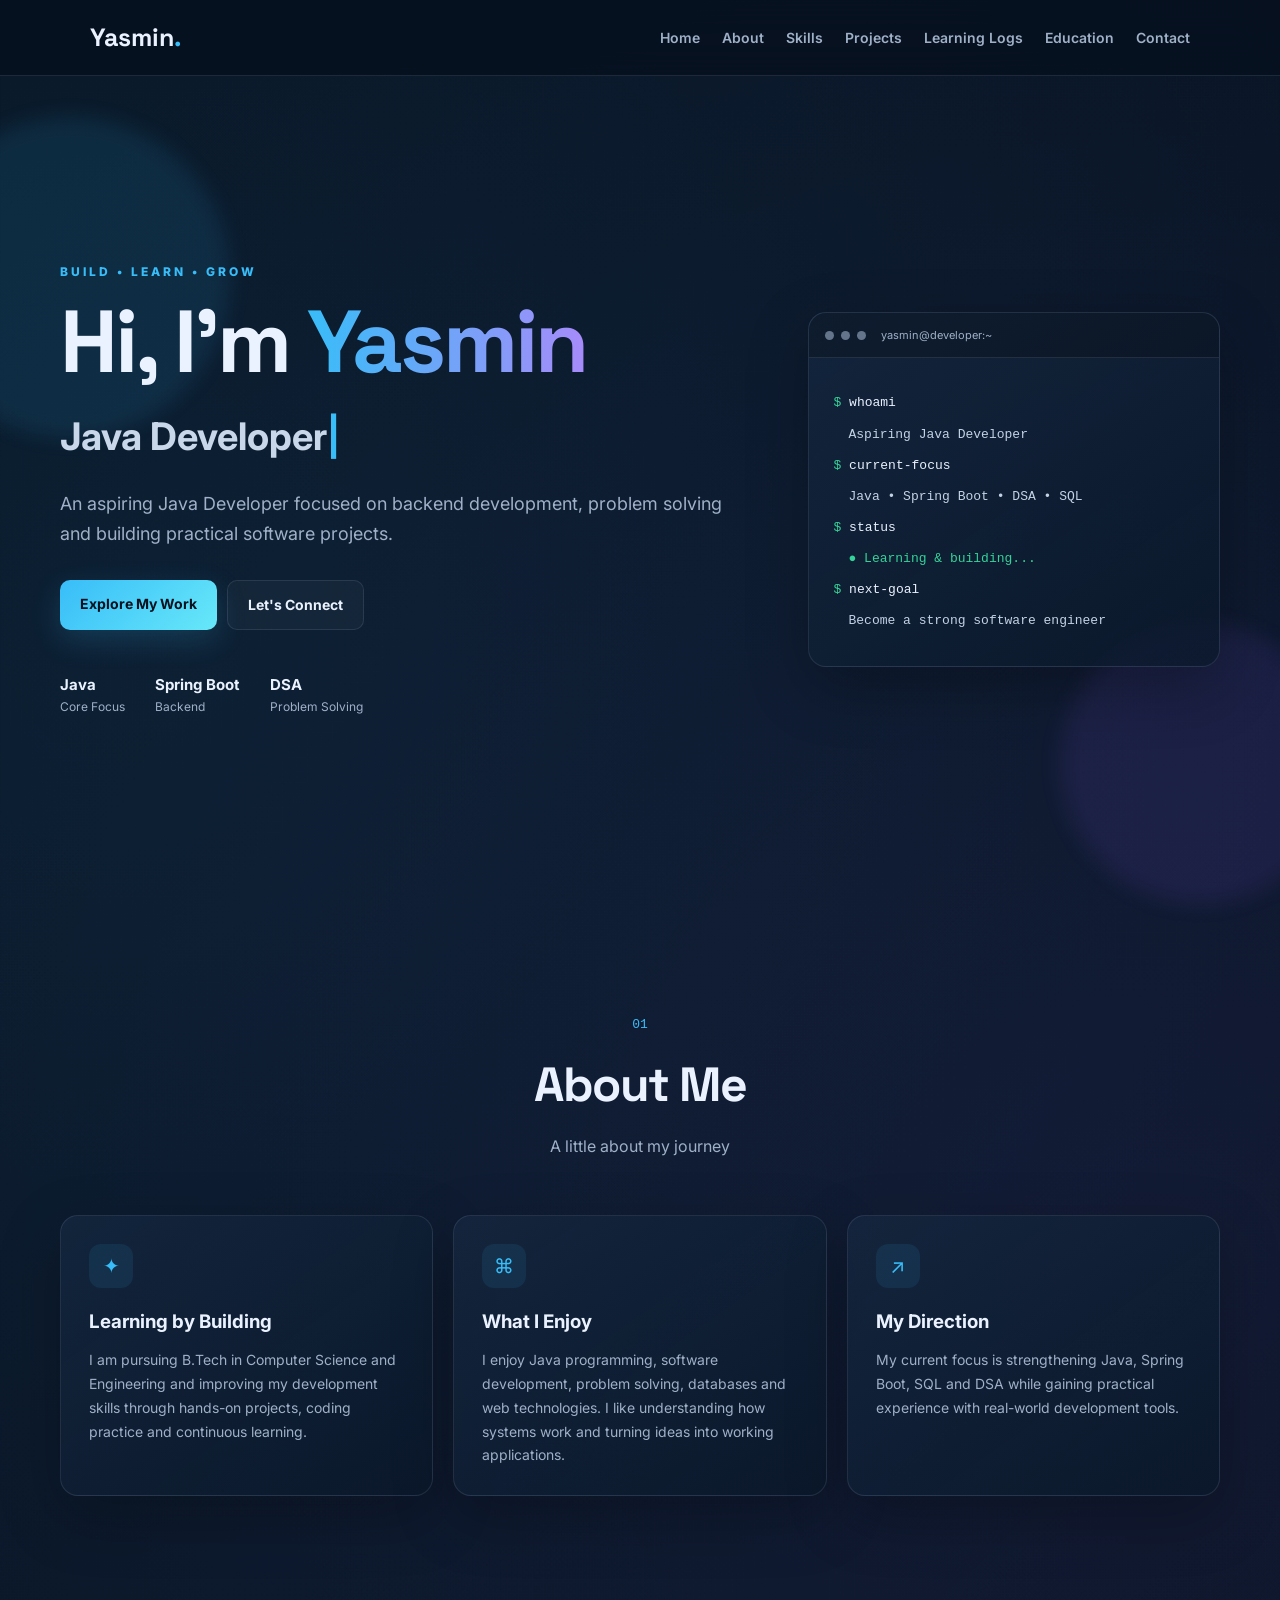
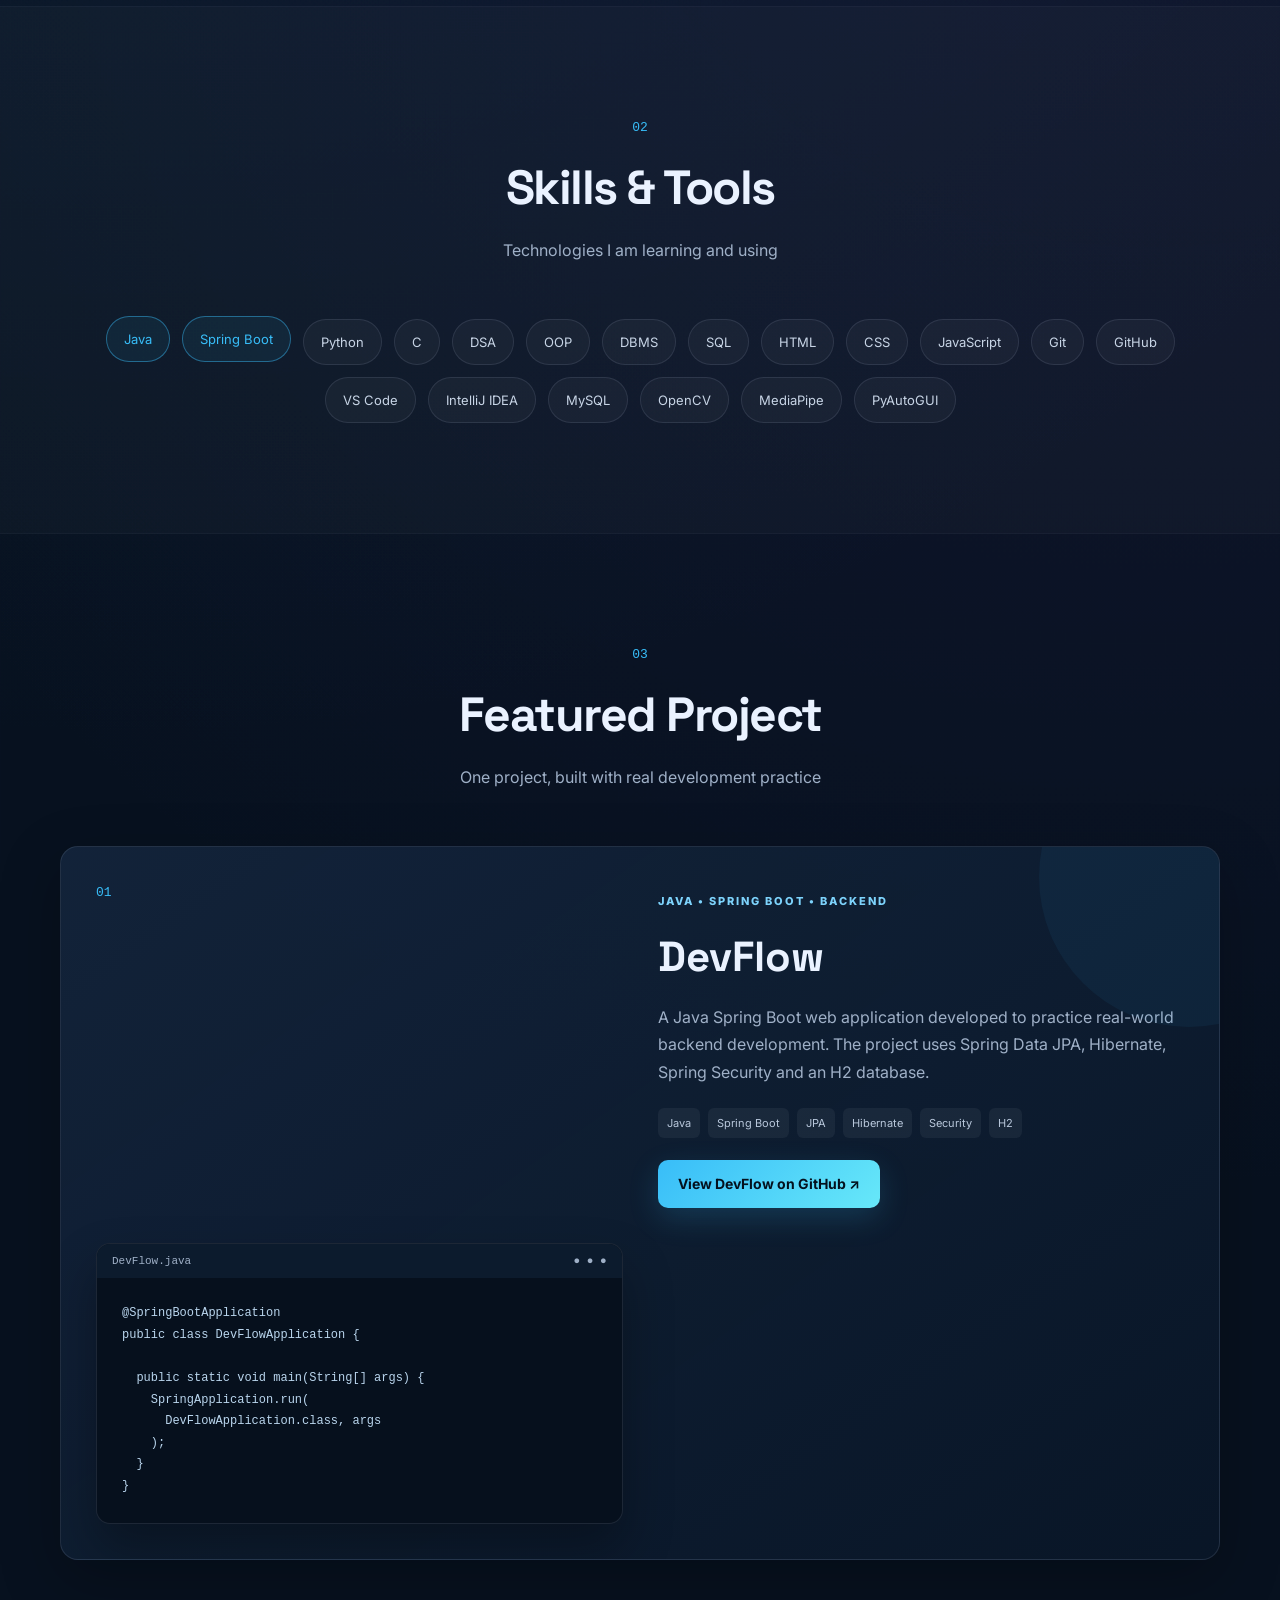
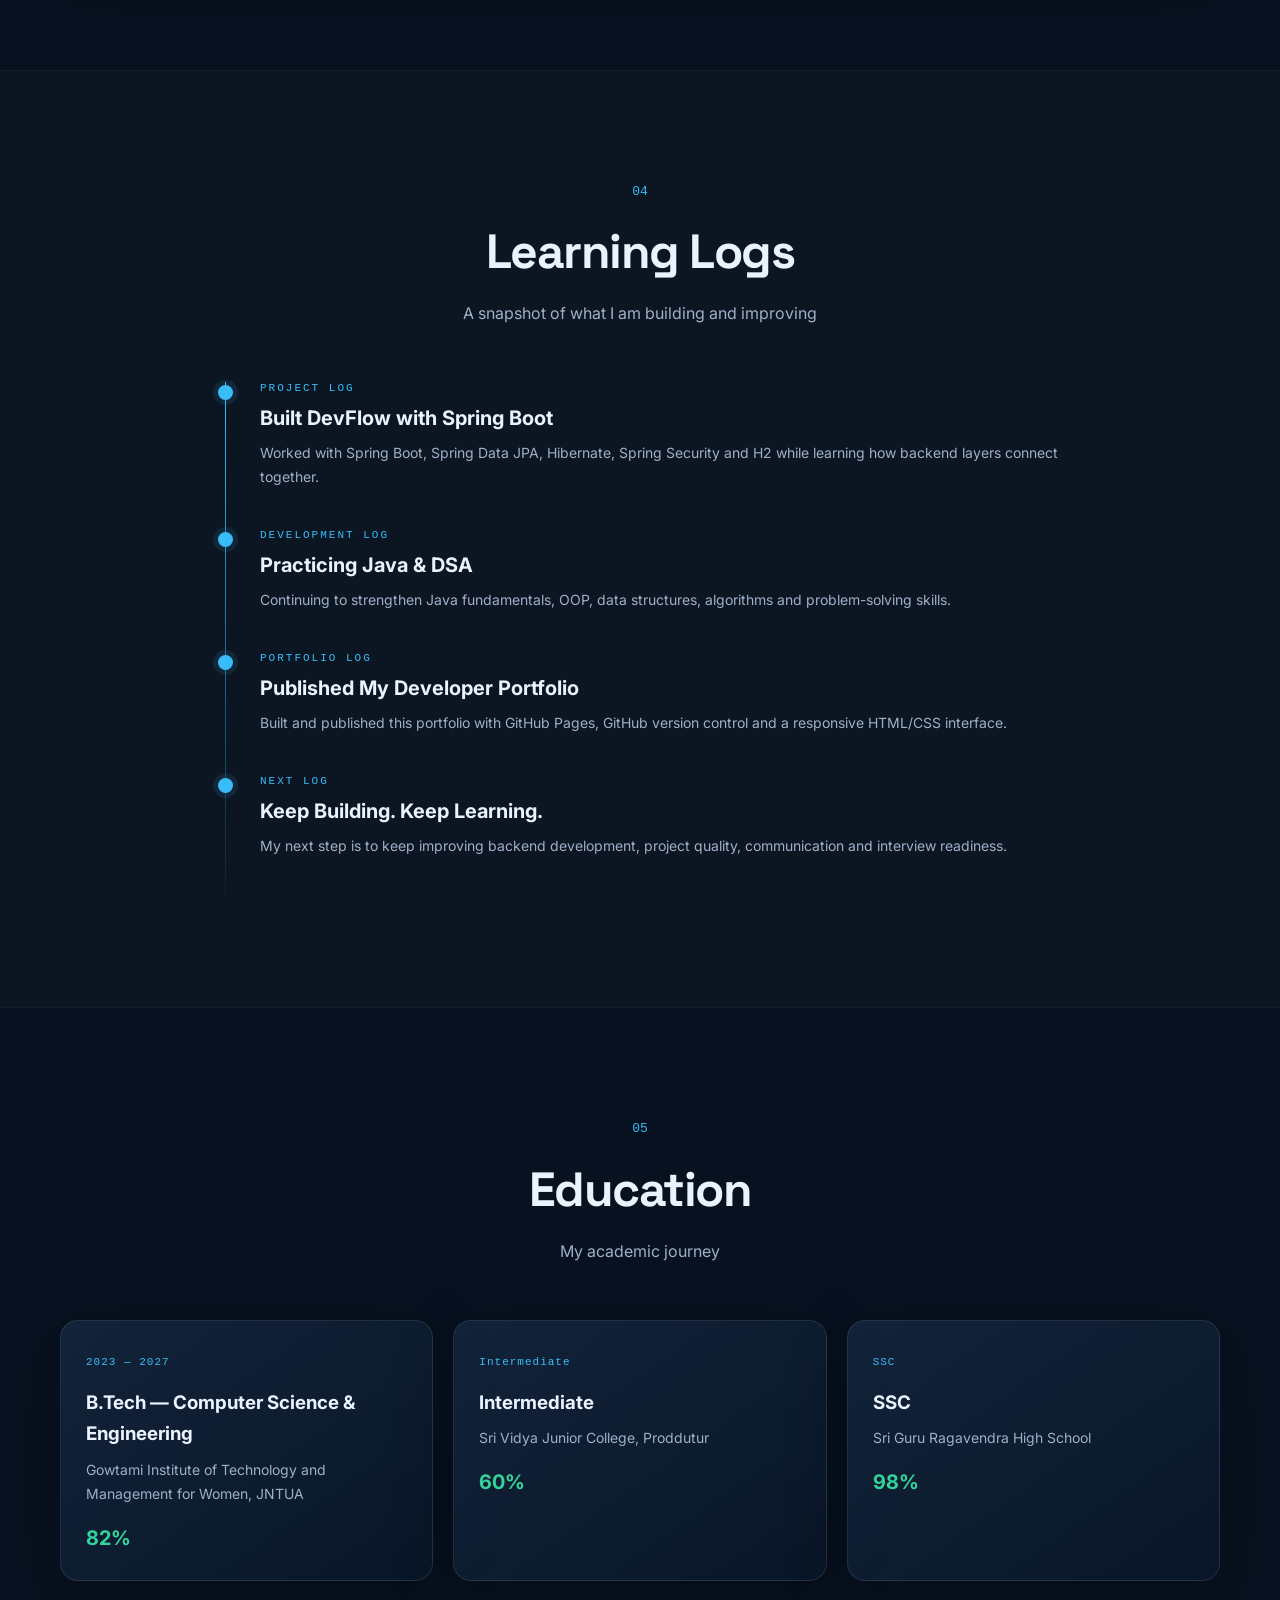
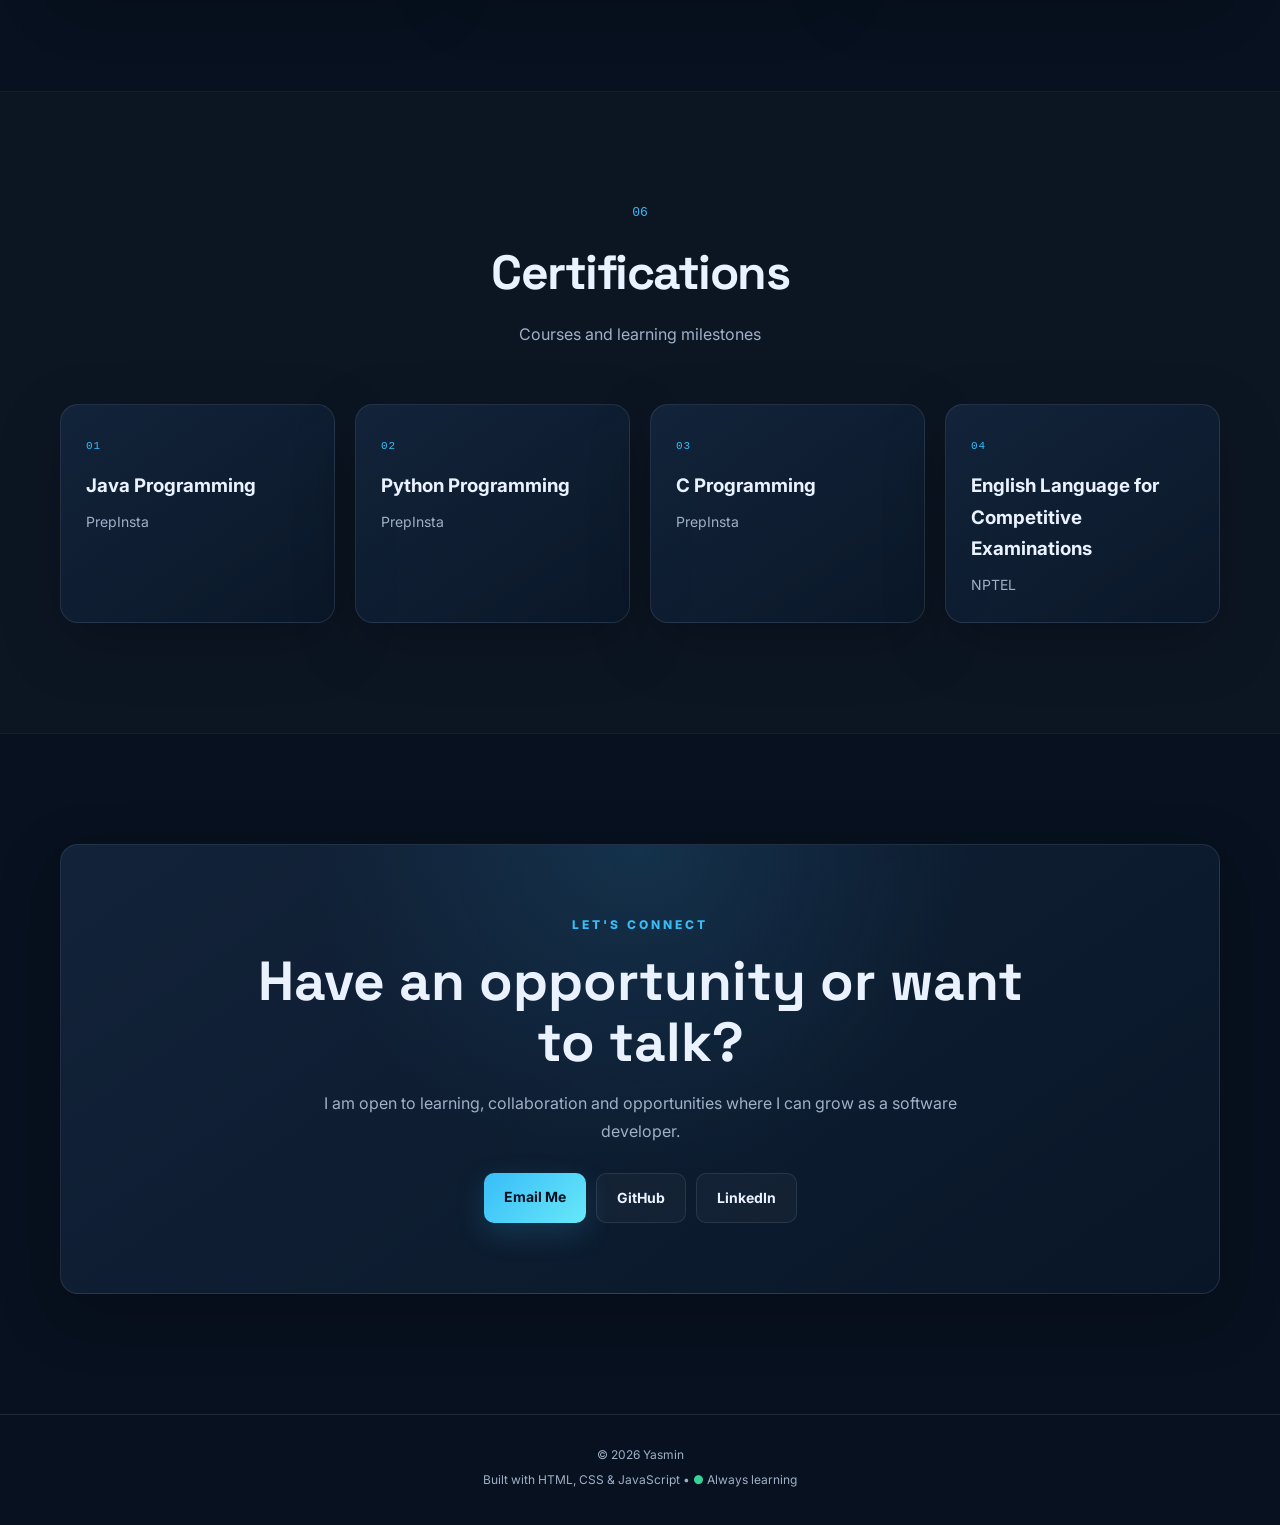
<file: index.html>
<!DOCTYPE html>
<html lang="en">
<head>
    <meta charset="UTF-8">
    <meta name="viewport" content="width=device-width, initial-scale=1.0">
    <meta name="description" content="Yasmin — aspiring Java Developer portfolio">
    <title>Yasmin | Java Developer</title>
    <link rel="stylesheet" href="style.css">
</head>

<body>
    <div class="progress-bar" id="progressBar"></div>

    <nav class="navbar">
        <a href="#home" class="logo">Yasmin<span>.</span></a>

        <button class="menu-toggle" id="menuToggle" aria-label="Open menu">☰</button>

        <ul class="nav-links" id="navLinks">
            <li><a href="#home">Home</a></li>
            <li><a href="#about">About</a></li>
            <li><a href="#skills">Skills</a></li>
            <li><a href="#projects">Projects</a></li>
            <li><a href="#logs">Learning Logs</a></li>
            <li><a href="#education">Education</a></li>
            <li><a href="#contact">Contact</a></li>
        </ul>
    </nav>

    <main>
        <!-- HERO -->
        <section class="hero" id="home">
            <div class="hero-glow glow-one"></div>
            <div class="hero-glow glow-two"></div>

            <div class="hero-content reveal">
                <p class="eyebrow">BUILD • LEARN • GROW</p>
                <h1>Hi, I'm <span>Yasmin</span></h1>
                <h2><span id="typing"></span><span class="cursor">|</span></h2>
                <p class="hero-text">
                    An aspiring Java Developer focused on backend development,
                    problem solving and building practical software projects.
                </p>

                <div class="hero-buttons">
                    <a href="#projects" class="btn primary">Explore My Work</a>
                    <a href="#contact" class="btn secondary">Let's Connect</a>
                </div>

                <div class="quick-stats">
                    <div><strong>Java</strong><span>Core Focus</span></div>
                    <div><strong>Spring Boot</strong><span>Backend</span></div>
                    <div><strong>DSA</strong><span>Problem Solving</span></div>
                </div>
            </div>

            <div class="terminal-card reveal">
                <div class="terminal-top">
                    <span></span><span></span><span></span>
                    <small>yasmin@developer:~</small>
                </div>
                <div class="terminal-body">
                    <p><span class="green">$</span> whoami</p>
                    <p class="output">Aspiring Java Developer</p>
                    <p><span class="green">$</span> current-focus</p>
                    <p class="output">Java • Spring Boot • DSA • SQL</p>
                    <p><span class="green">$</span> status</p>
                    <p class="output success">● Learning & building...</p>
                    <p><span class="green">$</span> next-goal</p>
                    <p class="output">Become a strong software engineer</p>
                </div>
            </div>
        </section>

        <!-- ABOUT -->
        <section id="about">
            <div class="section-heading reveal">
                <span>01</span>
                <h2>About Me</h2>
                <p>A little about my journey</p>
            </div>

            <div class="about-grid">
                <div class="about-card reveal">
                    <div class="icon">✦</div>
                    <h3>Learning by Building</h3>
                    <p>
                        I am pursuing B.Tech in Computer Science and Engineering
                        and improving my development skills through hands-on projects,
                        coding practice and continuous learning.
                    </p>
                </div>

                <div class="about-card reveal">
                    <div class="icon">⌘</div>
                    <h3>What I Enjoy</h3>
                    <p>
                        I enjoy Java programming, software development, problem solving,
                        databases and web technologies. I like understanding how systems
                        work and turning ideas into working applications.
                    </p>
                </div>

                <div class="about-card reveal">
                    <div class="icon">↗</div>
                    <h3>My Direction</h3>
                    <p>
                        My current focus is strengthening Java, Spring Boot, SQL and DSA
                        while gaining practical experience with real-world development tools.
                    </p>
                </div>
            </div>
        </section>

        <!-- SKILLS -->
        <section id="skills" class="alt-section">
            <div class="section-heading reveal">
                <span>02</span>
                <h2>Skills & Tools</h2>
                <p>Technologies I am learning and using</p>
            </div>

            <div class="skills-wrap reveal">
                <span class="skill-tag featured">Java</span>
                <span class="skill-tag featured">Spring Boot</span>
                <span class="skill-tag">Python</span>
                <span class="skill-tag">C</span>
                <span class="skill-tag">DSA</span>
                <span class="skill-tag">OOP</span>
                <span class="skill-tag">DBMS</span>
                <span class="skill-tag">SQL</span>
                <span class="skill-tag">HTML</span>
                <span class="skill-tag">CSS</span>
                <span class="skill-tag">JavaScript</span>
                <span class="skill-tag">Git</span>
                <span class="skill-tag">GitHub</span>
                <span class="skill-tag">VS Code</span>
                <span class="skill-tag">IntelliJ IDEA</span>
                <span class="skill-tag">MySQL</span>
                <span class="skill-tag">OpenCV</span>
                <span class="skill-tag">MediaPipe</span>
                <span class="skill-tag">PyAutoGUI</span>
            </div>
        </section>

        <!-- PROJECT -->
        <section id="projects">
            <div class="section-heading reveal">
                <span>03</span>
                <h2>Featured Project</h2>
                <p>One project, built with real development practice</p>
            </div>

            <article class="project-card-large reveal">
                <div class="project-number">01</div>
                <div class="project-content">
                    <div class="project-label">JAVA • SPRING BOOT • BACKEND</div>
                    <h3>DevFlow</h3>
                    <p>
                        A Java Spring Boot web application developed to practice
                        real-world backend development. The project uses Spring Data JPA,
                        Hibernate, Spring Security and an H2 database.
                    </p>

                    <div class="tech-list">
                        <span>Java</span>
                        <span>Spring Boot</span>
                        <span>JPA</span>
                        <span>Hibernate</span>
                        <span>Security</span>
                        <span>H2</span>
                    </div>

                    <a href="https://github.com/yasminshaiksy-art/DevFlow"
                       class="btn primary" target="_blank" rel="noopener">
                        View DevFlow on GitHub ↗
                    </a>
                </div>

                <div class="project-visual">
                    <div class="code-window">
                        <div class="code-title"><span>DevFlow.java</span><span>● ● ●</span></div>
                        <pre><code>@SpringBootApplication
public class DevFlowApplication {

  public static void main(String[] args) {
    SpringApplication.run(
      DevFlowApplication.class, args
    );
  }
}</code></pre>
                    </div>
                </div>
            </article>
        </section>

        <!-- LEARNING LOGS -->
        <section id="logs" class="alt-section">
            <div class="section-heading reveal">
                <span>04</span>
                <h2>Learning Logs</h2>
                <p>A snapshot of what I am building and improving</p>
            </div>

            <div class="timeline">
                <article class="log reveal">
                    <div class="log-dot"></div>
                    <div class="log-date">PROJECT LOG</div>
                    <h3>Built DevFlow with Spring Boot</h3>
                    <p>
                        Worked with Spring Boot, Spring Data JPA, Hibernate,
                        Spring Security and H2 while learning how backend layers
                        connect together.
                    </p>
                </article>

                <article class="log reveal">
                    <div class="log-dot"></div>
                    <div class="log-date">DEVELOPMENT LOG</div>
                    <h3>Practicing Java & DSA</h3>
                    <p>
                        Continuing to strengthen Java fundamentals, OOP,
                        data structures, algorithms and problem-solving skills.
                    </p>
                </article>

                <article class="log reveal">
                    <div class="log-dot"></div>
                    <div class="log-date">PORTFOLIO LOG</div>
                    <h3>Published My Developer Portfolio</h3>
                    <p>
                        Built and published this portfolio with GitHub Pages,
                        GitHub version control and a responsive HTML/CSS interface.
                    </p>
                </article>

                <article class="log reveal">
                    <div class="log-dot"></div>
                    <div class="log-date">NEXT LOG</div>
                    <h3>Keep Building. Keep Learning.</h3>
                    <p>
                        My next step is to keep improving backend development,
                        project quality, communication and interview readiness.
                    </p>
                </article>
            </div>
        </section>

        <!-- EDUCATION -->
        <section id="education">
            <div class="section-heading reveal">
                <span>05</span>
                <h2>Education</h2>
                <p>My academic journey</p>
            </div>

            <div class="education-grid">
                <article class="edu-card reveal">
                    <span class="edu-year">2023 — 2027</span>
                    <h3>B.Tech — Computer Science & Engineering</h3>
                    <p>Gowtami Institute of Technology and Management for Women, JNTUA</p>
                    <strong>82%</strong>
                </article>

                <article class="edu-card reveal">
                    <span class="edu-year">Intermediate</span>
                    <h3>Intermediate</h3>
                    <p>Sri Vidya Junior College, Proddutur</p>
                    <strong>60%</strong>
                </article>

                <article class="edu-card reveal">
                    <span class="edu-year">SSC</span>
                    <h3>SSC</h3>
                    <p>Sri Guru Ragavendra High School</p>
                    <strong>98%</strong>
                </article>
            </div>
        </section>

        <!-- CERTIFICATIONS -->
        <section id="certifications" class="alt-section">
            <div class="section-heading reveal">
                <span>06</span>
                <h2>Certifications</h2>
                <p>Courses and learning milestones</p>
            </div>

            <div class="cert-grid">
                <div class="cert-card reveal"><span>01</span><h3>Java Programming</h3><p>PrepInsta</p></div>
                <div class="cert-card reveal"><span>02</span><h3>Python Programming</h3><p>PrepInsta</p></div>
                <div class="cert-card reveal"><span>03</span><h3>C Programming</h3><p>PrepInsta</p></div>
                <div class="cert-card reveal"><span>04</span><h3>English Language for Competitive Examinations</h3><p>NPTEL</p></div>
            </div>
        </section>

        <!-- CONTACT -->
        <section id="contact" class="contact-section">
            <div class="contact-box reveal">
                <p class="eyebrow">LET'S CONNECT</p>
                <h2>Have an opportunity or want to talk?</h2>
                <p>
                    I am open to learning, collaboration and opportunities
                    where I can grow as a software developer.
                </p>

                <div class="contact-buttons">
                    <a href="mailto:yasminshaiksy@gmail.com" class="btn primary">Email Me</a>
                    <a href="https://github.com/yasminshaiksy-art" class="btn secondary" target="_blank" rel="noopener">GitHub</a>
                    <a href="https://linkedin.com/in/yasmin-s-818677303" class="btn secondary" target="_blank" rel="noopener">LinkedIn</a>
                </div>
            </div>
        </section>
    </main>

    <footer>
        <p>© <span id="year"></span> Yasmin</p>
        <p>Built with HTML, CSS & JavaScript • <span class="pulse">●</span> Always learning</p>
    </footer>

    <script>
        // Typing animation
        const words = ["Java Developer", "Backend Learner", "Problem Solver", "Software Developer"];
        const typing = document.getElementById("typing");
        let wordIndex = 0, charIndex = 0, deleting = false;

        function typeLoop() {
            const word = words[wordIndex];
            typing.textContent = deleting
                ? word.substring(0, charIndex--)
                : word.substring(0, charIndex++);

            let delay = deleting ? 55 : 90;

            if (!deleting && charIndex > word.length) {
                deleting = true;
                delay = 1200;
            } else if (deleting && charIndex < 0) {
                deleting = false;
                charIndex = 0;
                wordIndex = (wordIndex + 1) % words.length;
                delay = 350;
            }

            setTimeout(typeLoop, delay);
        }
        typeLoop();

        // Scroll reveal
        const revealItems = document.querySelectorAll(".reveal");
        const observer = new IntersectionObserver((entries) => {
            entries.forEach(entry => {
                if (entry.isIntersecting) {
                    entry.target.classList.add("visible");
                    observer.unobserve(entry.target);
                }
            });
        }, { threshold: 0.12 });

        revealItems.forEach(item => observer.observe(item));

        // Reading progress
        const progressBar = document.getElementById("progressBar");
        window.addEventListener("scroll", () => {
            const scrollTop = window.scrollY;
            const height = document.documentElement.scrollHeight - window.innerHeight;
            progressBar.style.width = height > 0 ? (scrollTop / height) * 100 + "%" : "0%";
        });

        // Mobile menu
        const menuToggle = document.getElementById("menuToggle");
        const navLinks = document.getElementById("navLinks");

        menuToggle.addEventListener("click", () => {
            navLinks.classList.toggle("open");
        });

        document.querySelectorAll(".nav-links a").forEach(link => {
            link.addEventListener("click", () => navLinks.classList.remove("open"));
        });

        document.getElementById("year").textContent = new Date().getFullYear();
    </script>
</body>
</html>
</file>
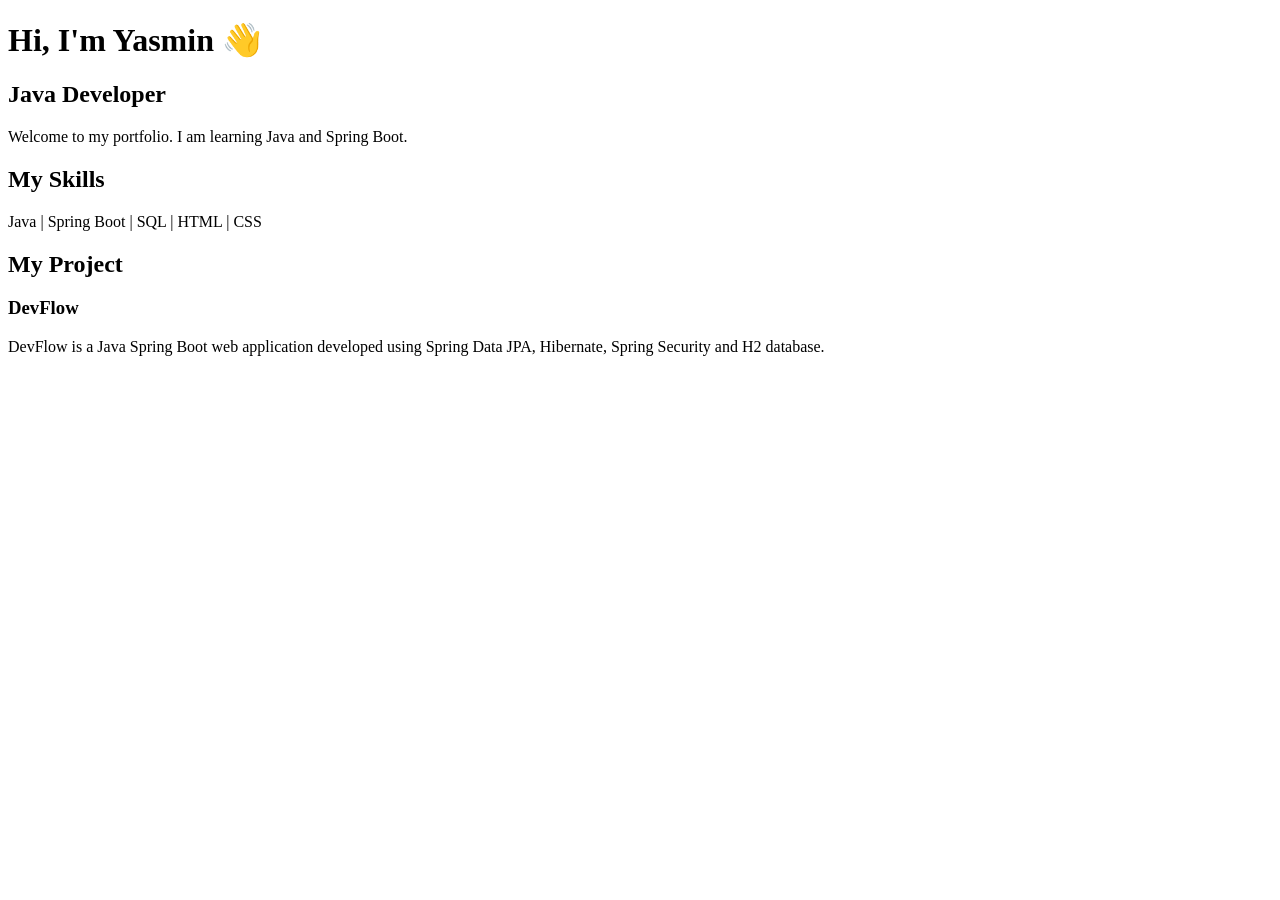
<file: .history/index_20260922101744.html>
<!DOCTYPE html>
<html lang="en">
<head>
    <meta charset="UTF-8">
    <meta name="viewport" content="width=device-width, initial-scale=1.0">

    <title>My Portfolio</title>
</head>

<body>

    <h1>Hi, I'm Yasmin 👋</h1>

    <h2>Java Developer</h2>

    <p>
        Welcome to my portfolio.
        I am learning Java and Spring Boot.
    </p>

    <h2>My Skills</h2>

    <p>
        Java | Spring Boot | SQL | HTML | CSS
    </p>

    <h2>My Project</h2>

    <h3>DevFlow</h3>

    <p>
        DevFlow is a Java Spring Boot web application
        developed using Spring Data JPA, Hibernate,
        Spring Security and H2 database.
    </p>

</body>
</html>
</file>
<file: style.css>
@import url('https://fonts.googleapis.com/css2?family=Inter:wght@400;500;600;700;800&family=Space+Grotesk:wght@500;600;700&display=swap');

:root {
    --bg: #07111f;
    --bg-soft: #0b1728;
    --card: rgba(16, 31, 51, 0.78);
    --card-solid: #10203a;
    --text: #eaf2ff;
    --muted: #9fb0c7;
    --line: rgba(148, 163, 184, 0.16);
    --accent: #38bdf8;
    --accent-2: #8b5cf6;
    --green: #34d399;
    --shadow: 0 20px 60px rgba(0, 0, 0, 0.25);
}

* { margin: 0; padding: 0; box-sizing: border-box; }

html { scroll-behavior: smooth; }

body {
    font-family: "Inter", Arial, sans-serif;
    background:
        radial-gradient(circle at 10% 10%, rgba(56, 189, 248, 0.08), transparent 30%),
        radial-gradient(circle at 90% 20%, rgba(139, 92, 246, 0.08), transparent 30%),
        var(--bg);
    color: var(--text);
    line-height: 1.7;
    overflow-x: hidden;
}

a { color: inherit; }

.progress-bar {
    position: fixed;
    top: 0;
    left: 0;
    height: 3px;
    width: 0;
    background: linear-gradient(90deg, var(--accent), var(--accent-2));
    z-index: 2000;
}

.navbar {
    position: sticky;
    top: 0;
    z-index: 1000;
    min-height: 72px;
    padding: 16px 7%;
    display: flex;
    align-items: center;
    justify-content: space-between;
    background: rgba(7, 17, 31, 0.82);
    border-bottom: 1px solid var(--line);
    backdrop-filter: blur(18px);
}

.logo {
    text-decoration: none;
    font-family: "Space Grotesk", sans-serif;
    font-size: 25px;
    font-weight: 700;
}

.logo span { color: var(--accent); }

.nav-links {
    display: flex;
    list-style: none;
    gap: 22px;
}

.nav-links a {
    color: var(--muted);
    text-decoration: none;
    font-size: 14px;
    font-weight: 600;
    transition: .25s ease;
}

.nav-links a:hover { color: var(--accent); }

.menu-toggle {
    display: none;
    border: 1px solid var(--line);
    background: transparent;
    color: var(--text);
    border-radius: 10px;
    padding: 8px 11px;
    font-size: 20px;
}

section {
    width: min(1160px, 92%);
    margin: auto;
    padding: 110px 0;
}

.hero {
    min-height: calc(100vh - 72px);
    display: grid;
    grid-template-columns: 1.25fr .75fr;
    gap: 60px;
    align-items: center;
    position: relative;
}

.hero-glow {
    position: absolute;
    border-radius: 50%;
    filter: blur(10px);
    pointer-events: none;
}

.glow-one {
    width: 320px;
    height: 320px;
    background: rgba(56, 189, 248, .10);
    top: 5%;
    left: -150px;
}

.glow-two {
    width: 280px;
    height: 280px;
    background: rgba(139, 92, 246, .10);
    bottom: 0;
    right: -120px;
}

.hero-content { position: relative; z-index: 2; }

.eyebrow {
    color: var(--accent);
    font-size: 12px;
    font-weight: 800;
    letter-spacing: 3px;
    margin-bottom: 16px;
}

.hero h1 {
    font-family: "Space Grotesk", sans-serif;
    font-size: clamp(50px, 7vw, 88px);
    line-height: 1;
    letter-spacing: -3px;
}

.hero h1 span {
    background: linear-gradient(90deg, var(--accent), #a78bfa);
    -webkit-background-clip: text;
    color: transparent;
}

.hero h2 {
    margin-top: 18px;
    color: #c9d7ea;
    font-size: clamp(24px, 3vw, 38px);
    min-height: 55px;
}

.cursor {
    color: var(--accent);
    animation: blink .8s infinite;
}

@keyframes blink { 50% { opacity: 0; } }

.hero-text {
    max-width: 680px;
    color: var(--muted);
    font-size: 18px;
    margin: 20px 0 30px;
}

.hero-buttons, .contact-buttons {
    display: flex;
    flex-wrap: wrap;
    gap: 10px;
}

.btn {
    display: inline-block;
    padding: 12px 20px;
    border-radius: 10px;
    text-decoration: none;
    font-weight: 700;
    font-size: 14px;
    transition: transform .25s ease, box-shadow .25s ease, background .25s ease;
}

.btn:hover {
    transform: translateY(-4px);
}

.primary {
    color: #04111e;
    background: linear-gradient(135deg, var(--accent), #67e8f9);
    box-shadow: 0 10px 30px rgba(56, 189, 248, .18);
}

.secondary {
    border: 1px solid var(--line);
    background: rgba(255,255,255,.03);
    color: var(--text);
}

.secondary:hover { border-color: rgba(56,189,248,.5); }

.quick-stats {
    display: flex;
    flex-wrap: wrap;
    gap: 30px;
    margin-top: 42px;
}

.quick-stats div {
    display: flex;
    flex-direction: column;
}

.quick-stats strong { font-size: 15px; }
.quick-stats span { color: var(--muted); font-size: 12px; }

.terminal-card, .about-card, .project-card-large, .edu-card, .cert-card, .contact-box {
    background: linear-gradient(145deg, rgba(20, 38, 62, .86), rgba(10, 24, 42, .78));
    border: 1px solid var(--line);
    box-shadow: var(--shadow);
    border-radius: 18px;
}

.terminal-card {
    overflow: hidden;
    transform: perspective(1000px) rotateY(-3deg);
    transition: transform .35s ease;
}

.terminal-card:hover { transform: perspective(1000px) rotateY(0) translateY(-6px); }

.terminal-top {
    display: flex;
    align-items: center;
    gap: 7px;
    padding: 13px 16px;
    background: rgba(0,0,0,.22);
    border-bottom: 1px solid var(--line);
}

.terminal-top > span {
    width: 9px;
    height: 9px;
    border-radius: 50%;
    background: #64748b;
}

.terminal-top small {
    margin-left: 8px;
    color: var(--muted);
    font-size: 11px;
}

.terminal-body { padding: 25px; font-family: Consolas, monospace; font-size: 13px; }
.terminal-body p { margin: 9px 0; }
.green { color: var(--green); }
.output { color: #c4d2e5; padding-left: 15px; }
.success { color: var(--green); }

.section-heading { text-align: center; margin-bottom: 55px; }
.section-heading > span {
    display: block;
    color: var(--accent);
    font-family: monospace;
    font-size: 13px;
    margin-bottom: 8px;
}
.section-heading h2 {
    font-family: "Space Grotesk", sans-serif;
    font-size: clamp(34px, 5vw, 48px);
    letter-spacing: -1.5px;
}
.section-heading p { color: var(--muted); margin-top: 8px; }

.alt-section {
    width: 100%;
    max-width: none;
    padding-left: max(4%, calc((100% - 1160px) / 2));
    padding-right: max(4%, calc((100% - 1160px) / 2));
    background: rgba(255,255,255,.018);
    border-top: 1px solid rgba(148,163,184,.05);
    border-bottom: 1px solid rgba(148,163,184,.05);
}

.about-grid {
    display: grid;
    grid-template-columns: repeat(3, 1fr);
    gap: 20px;
}

.about-card {
    padding: 28px;
    transition: transform .3s ease, border-color .3s ease;
}

.about-card:hover {
    transform: translateY(-7px);
    border-color: rgba(56,189,248,.35);
}

.icon {
    width: 44px;
    height: 44px;
    display: grid;
    place-items: center;
    border-radius: 12px;
    background: rgba(56,189,248,.09);
    color: var(--accent);
    font-size: 20px;
    margin-bottom: 18px;
}

.about-card h3 { margin-bottom: 10px; }
.about-card p { color: var(--muted); font-size: 14px; }

.skills-wrap {
    display: flex;
    flex-wrap: wrap;
    justify-content: center;
    gap: 12px;
}

.skill-tag {
    padding: 11px 17px;
    border: 1px solid var(--line);
    background: rgba(255,255,255,.035);
    color: #c8d5e6;
    border-radius: 999px;
    font-size: 13px;
    transition: .25s ease;
}

.skill-tag:hover, .skill-tag.featured {
    color: var(--accent);
    border-color: rgba(56,189,248,.45);
    background: rgba(56,189,248,.07);
    transform: translateY(-3px);
}

.project-card-large {
    padding: 35px;
    display: grid;
    grid-template-columns: 1fr 1fr;
    gap: 35px;
    position: relative;
    overflow: hidden;
}

.project-card-large::before {
    content: "";
    position: absolute;
    width: 300px;
    height: 300px;
    border-radius: 50%;
    background: rgba(56,189,248,.06);
    right: -120px;
    top: -120px;
}

.project-number {
    color: var(--accent);
    font-family: monospace;
    font-size: 13px;
}

.project-label {
    color: #7dd3fc;
    font-size: 11px;
    letter-spacing: 2px;
    font-weight: 800;
    margin: 10px 0;
}

.project-content h3 {
    font-family: "Space Grotesk", sans-serif;
    font-size: 42px;
    margin-bottom: 12px;
}

.project-content > p { color: var(--muted); max-width: 570px; }

.tech-list {
    display: flex;
    flex-wrap: wrap;
    gap: 8px;
    margin: 22px 0;
}

.tech-list span {
    font-size: 11px;
    padding: 6px 9px;
    border-radius: 6px;
    background: rgba(255,255,255,.05);
    color: #b9c8dc;
}

.project-visual { display: grid; place-items: center; }

.code-window {
    width: 100%;
    border: 1px solid var(--line);
    border-radius: 14px;
    overflow: hidden;
    background: #06101d;
    box-shadow: 0 25px 50px rgba(0,0,0,.3);
}

.code-title {
    display: flex;
    justify-content: space-between;
    padding: 11px 15px;
    background: #0c1b2d;
    color: var(--muted);
    font: 11px Consolas, monospace;
}

.code-window pre {
    padding: 25px;
    overflow: auto;
    color: #b9d5ed;
    font: 12px/1.8 Consolas, monospace;
}

.timeline {
    max-width: 850px;
    margin: auto;
    position: relative;
}

.timeline::before {
    content: "";
    position: absolute;
    left: 10px;
    top: 0;
    bottom: 0;
    width: 1px;
    background: linear-gradient(var(--accent), rgba(56,189,248,.05));
}

.log {
    position: relative;
    padding: 0 0 40px 45px;
}

.log-dot {
    position: absolute;
    left: 3px;
    top: 3px;
    width: 15px;
    height: 15px;
    border-radius: 50%;
    background: var(--accent);
    box-shadow: 0 0 0 5px rgba(56,189,248,.1);
}

.log-date {
    color: var(--accent);
    font: 11px monospace;
    letter-spacing: 2px;
    margin-bottom: 7px;
}

.log h3 { margin-bottom: 6px; font-size: 20px; }
.log p { color: var(--muted); font-size: 14px; }

.education-grid, .cert-grid {
    display: grid;
    grid-template-columns: repeat(3, 1fr);
    gap: 20px;
}

.edu-card, .cert-card { padding: 25px; }
.edu-year, .cert-card > span {
    color: var(--accent);
    font: 11px monospace;
    letter-spacing: 1px;
}

.edu-card h3, .cert-card h3 { margin: 13px 0 8px; }
.edu-card p, .cert-card p { color: var(--muted); font-size: 14px; }
.edu-card strong {
    display: inline-block;
    margin-top: 15px;
    color: var(--green);
    font-size: 20px;
}

.cert-grid { grid-template-columns: repeat(4, 1fr); }
.cert-card { transition: transform .3s ease, border-color .3s ease; }
.cert-card:hover { transform: translateY(-6px); border-color: rgba(139,92,246,.4); }

.contact-section { padding-bottom: 120px; }
.contact-box {
    text-align: center;
    padding: 70px 25px;
    background:
        radial-gradient(circle at 50% 0, rgba(56,189,248,.12), transparent 45%),
        linear-gradient(145deg, rgba(20,38,62,.86), rgba(10,24,42,.78));
}

.contact-box h2 {
    font-family: "Space Grotesk", sans-serif;
    font-size: clamp(34px, 5vw, 55px);
    max-width: 780px;
    margin: auto;
    line-height: 1.1;
}

.contact-box > p:not(.eyebrow) {
    color: var(--muted);
    max-width: 650px;
    margin: 18px auto 28px;
}

.contact-buttons { justify-content: center; }

footer {
    padding: 30px 6%;
    text-align: center;
    border-top: 1px solid var(--line);
    color: var(--muted);
    font-size: 12px;
}

footer p + p { margin-top: 5px; }
.pulse { color: var(--green); animation: pulse 1.4s infinite; }

@keyframes pulse {
    50% { opacity: .35; }
}

/* Scroll reveal */
.reveal {
    opacity: 0;
    transform: translateY(28px);
    transition: opacity .7s ease, transform .7s ease;
}

.reveal.visible {
    opacity: 1;
    transform: translateY(0);
}

/* Responsive */
@media (max-width: 900px) {
    .hero { grid-template-columns: 1fr; padding-top: 80px; }
    .terminal-card { max-width: 650px; width: 100%; margin: auto; }
    .about-grid, .education-grid { grid-template-columns: 1fr 1fr; }
    .cert-grid { grid-template-columns: 1fr 1fr; }
    .project-card-large { grid-template-columns: 1fr; }
}

@media (max-width: 700px) {
    .navbar { padding: 14px 5%; }
    .menu-toggle { display: block; }
    .nav-links {
        display: none;
        position: absolute;
        top: 72px;
        left: 0;
        right: 0;
        padding: 18px 5%;
        flex-direction: column;
        background: rgba(7,17,31,.97);
        border-bottom: 1px solid var(--line);
    }
    .nav-links.open { display: flex; }
    section { width: 90%; padding: 80px 0; }
    .hero h1 { font-size: 48px; }
    .hero-text { font-size: 16px; }
    .quick-stats { gap: 18px; }
    .about-grid, .education-grid, .cert-grid { grid-template-columns: 1fr; }
    .project-card-large { padding: 24px; }
    .project-content h3 { font-size: 34px; }
    .contact-box { padding: 50px 20px; }
}
</file>
